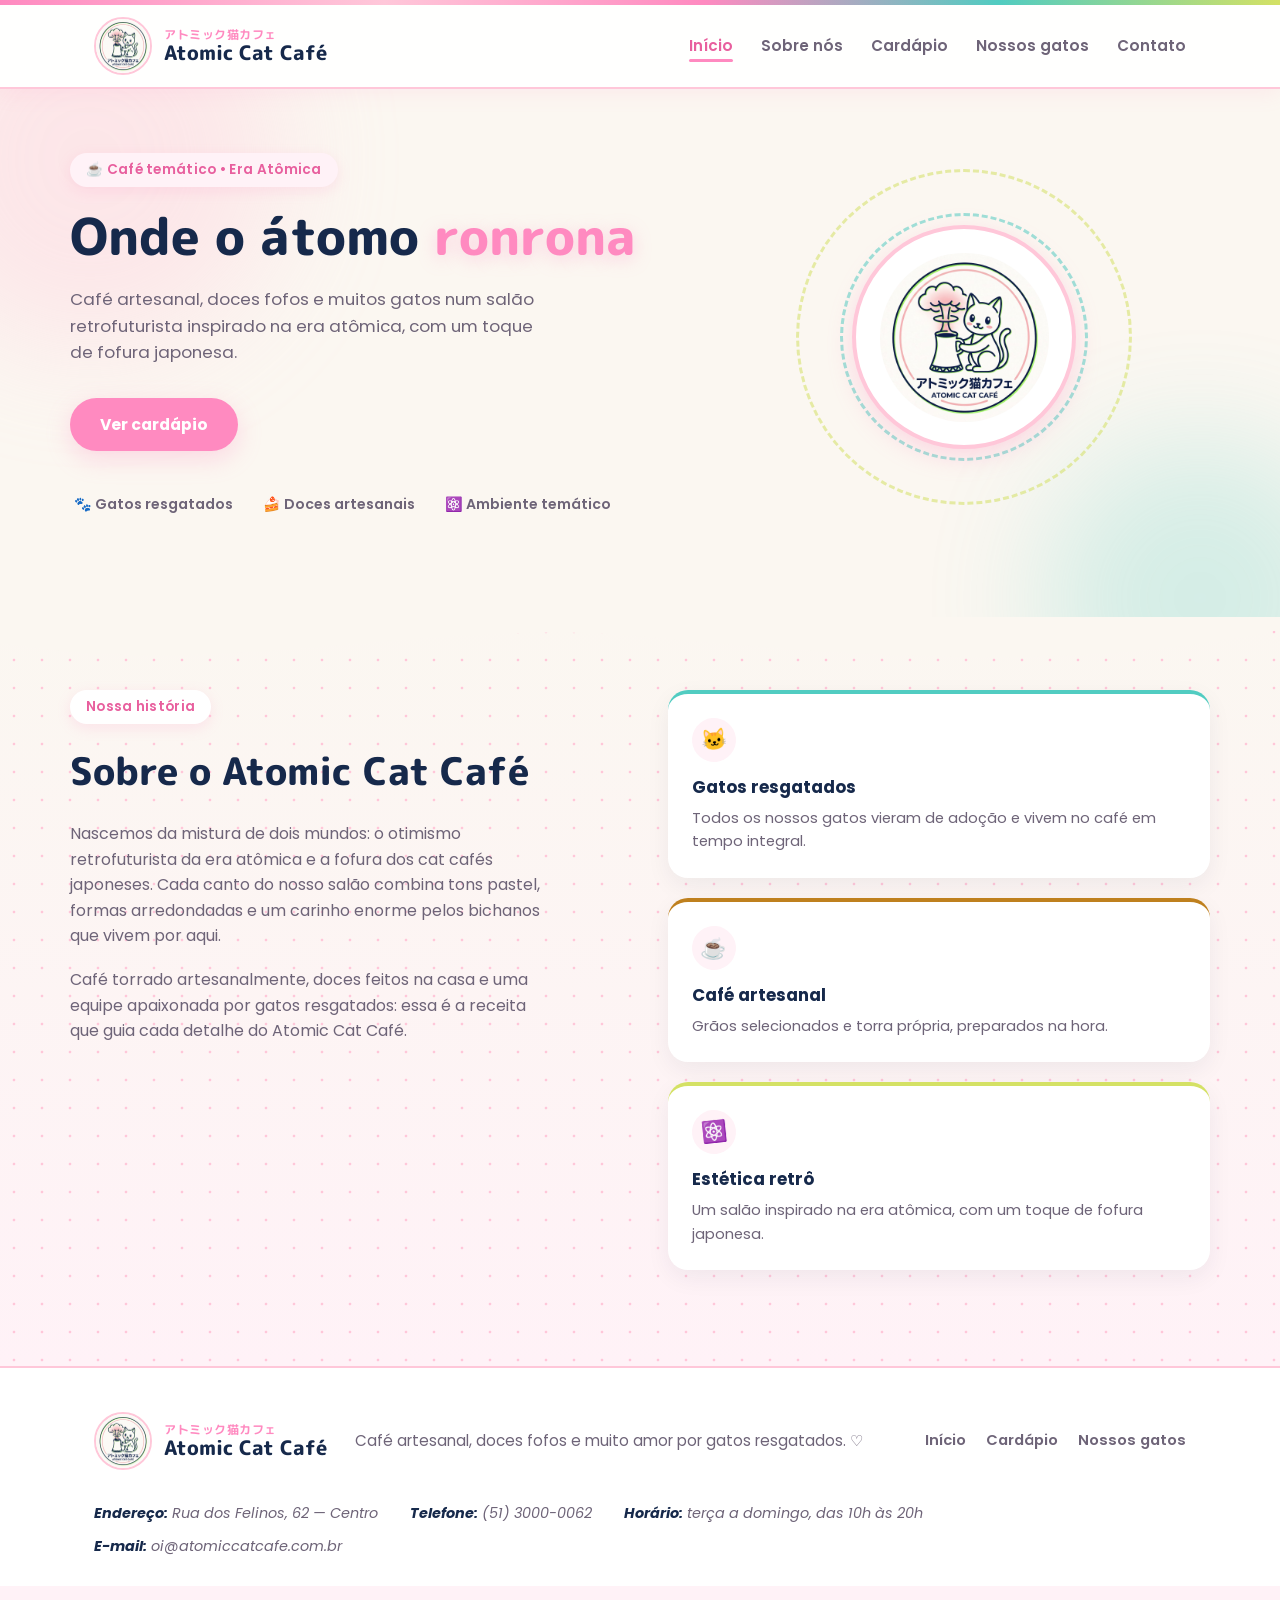
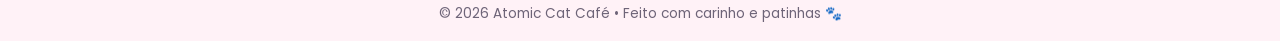
<file: index.html>
<!DOCTYPE html>
<html lang="pt-BR">
<head>
  <meta charset="UTF-8">
  <meta name="viewport" content="width=device-width, initial-scale=1.0">
  <title>Atomic Cat Café — アトミック猫カフェ</title>
  <meta name="description" content="Atomic Cat Café: cat café temático com café artesanal, doces fofos e muitos gatos.">

  <!-- Fontes -->
  <link rel="preconnect" href="https://fonts.googleapis.com">
  <link rel="preconnect" href="https://fonts.gstatic.com" crossorigin>
  <link href="https://fonts.googleapis.com/css2?family=M+PLUS+Rounded+1c:wght@400;700;800&family=Poppins:wght@400;500;600;700&display=swap" rel="stylesheet">

  <link rel="stylesheet" href="style.css">
</head>
<body>

  
  <!-- ============================================================= -->
  <!--  HEADER — igual nas tres paginas (style.css + script.js)      -->
  <!-- ============================================================= -->
  <header class="cabecalho" id="topo">

    <!-- faixinha decorativa do topo -->
    <div class="cabecalho__faixa" aria-hidden="true"></div>

    <div class="cabecalho__container">

      <!-- logo -->
      <a href="#inicio" class="logo">
        <img src="img/logo.png.jpeg" alt="Logotipo do Atomic Cat Café" class="logo__img">
        <span class="logo__texto">
          <span class="logo__jp">アトミック猫カフェ</span>
          <span class="logo__nome">Atomic Cat Café</span>
        </span>
      </a>

      <!-- botão do menu (aparece só no celular) -->
      <button class="hamburguer" id="btnMenu" type="button"
              aria-label="Abrir menu" aria-expanded="false" aria-controls="menu">
        <span></span><span></span><span></span>
      </button>

      <!-- navegação -->
      <nav class="nav" id="menu" aria-label="Menu principal">
        <ul class="nav__lista">
          <li><a href="#inicio" class="nav__link nav__link--ativo" aria-current="page">Início</a></li>
          <li><a href="#sobre" class="nav__link">Sobre nós</a></li>
          <li><a href="cardapio.html" class="nav__link">Cardápio</a></li>
          <li><a href="gatos.html" class="nav__link">Nossos gatos</a></li>
          <li><a href="#contato" class="nav__link">Contato</a></li>
        </ul>
      </nav>

    </div>
  </header>


  <!-- ============================================================= -->
  <!--  CAMADA 2 — MAIN / HERO — Cassio                              -->
  <!-- ============================================================= -->
  <main>
    <section id="inicio" class="hero">
      <div class="hero__mancha hero__mancha--rosa" aria-hidden="true"></div>
      <div class="hero__mancha hero__mancha--verde" aria-hidden="true"></div>

      <div class="hero__container">

        <div class="hero__texto hero__texto--entra">
          <span class="hero__etiqueta">☕ Café temático • Era Atômica</span>

          <h1 class="hero__titulo">
            Onde o átomo <span class="hero__titulo--destaque">ronrona</span>
          </h1>

          <p class="hero__subtitulo">
            Café artesanal, doces fofos e muitos gatos num salão
            retrofuturista inspirado na era atômica, com um toque de
            fofura japonesa.
          </p>

          <div class="hero__botoes">
            <a href="cardapio.html" class="botao botao--primario">Ver cardápio</a>
          </div>

          <ul class="hero__selos" aria-label="Destaques do café">
            <li>🐾 Gatos resgatados</li>
            <li>🍰 Doces artesanais</li>
            <li>⚛️ Ambiente temático</li>
          </ul>
        </div>

        <div class="hero__visual hero__visual--entra" aria-hidden="true">
          <div class="hero__anel hero__anel--verde"></div>
          <div class="hero__anel hero__anel--turquesa"></div>

          <span class="hero__pata hero__pata--1">🐾</span>
          <span class="hero__pata hero__pata--2">🐾</span>
          <span class="hero__pata hero__pata--3">🐾</span>
          <span class="hero__pata hero__pata--4">🐾</span>

          <div class="hero__cartao">
            <img src="img/logo.png.jpeg" alt="" class="hero__logo">
            <img src="img/garras.png" alt="" class="hero__garras">
          </div>
        </div>

      </div>
    </section>

    <!-- ============================================================= -->
    <!--  CAMADA 3 — SOBRE NÓS — Cassio                                -->
    <!-- ============================================================= -->
    <section id="sobre" class="sobre">
      <svg class="sobre__onda" viewBox="0 0 1440 80" preserveAspectRatio="none" aria-hidden="true">
        <path d="M0,32 C 240,80 480,0 720,24 C 960,48 1200,72 1440,16 L1440,0 L0,0 Z"></path>
      </svg>

      <div class="sobre__container">

        <div class="sobre__texto">
          <span class="sobre__etiqueta">Nossa história</span>
          <h2 class="sobre__titulo">Sobre o Atomic Cat Café</h2>

          <p class="sobre__paragrafo">
            Nascemos da mistura de dois mundos: o otimismo retrofuturista
            da era atômica e a fofura dos cat cafés japoneses. Cada canto
            do nosso salão combina tons pastel, formas arredondadas e um
            carinho enorme pelos bichanos que vivem por aqui.
          </p>

          <p class="sobre__paragrafo">
            Café torrado artesanalmente, doces feitos na casa e uma
            equipe apaixonada por gatos resgatados: essa é a receita que
            guia cada detalhe do Atomic Cat Café.
          </p>
        </div>

        <ul class="sobre__cards">
          <li class="sobre__card sobre__card--turquesa">
            <span class="sobre__icone" aria-hidden="true">🐱</span>
            <strong>Gatos resgatados</strong>
            <p>Todos os nossos gatos vieram de adoção e vivem no café em tempo integral.</p>
          </li>
          <li class="sobre__card sobre__card--ouro">
            <span class="sobre__icone" aria-hidden="true">☕</span>
            <strong>Café artesanal</strong>
            <p>Grãos selecionados e torra própria, preparados na hora.</p>
          </li>
          <li class="sobre__card sobre__card--verde">
            <span class="sobre__icone" aria-hidden="true">⚛️</span>
            <strong>Estética retrô</strong>
            <p>Um salão inspirado na era atômica, com um toque de fofura japonesa.</p>
          </li>
        </ul>

      </div>
    </section>
  </main>

  <!-- ============================================================= -->
  <!--  RODAPÉ — igual nas tres paginas; leva o id="contato"         -->
  <!-- ============================================================= -->
  <footer class="rodape" id="contato">
    <div class="rodape__container">

      <a href="index.html" class="logo">
        <img src="img/logo.png.jpeg" alt="Logotipo do Atomic Cat Café" class="logo__img">
        <span class="logo__texto">
          <span class="logo__jp">アトミック猫カフェ</span>
          <span class="logo__nome">Atomic Cat Café</span>
        </span>
      </a>

      <p class="rodape__texto">
        Café artesanal, doces fofos e muito amor por gatos resgatados. ♡
      </p>

      <nav class="rodape__links" aria-label="Links do rodapé">
        <a href="index.html" class="rodape__link">Início</a>
        <a href="cardapio.html" class="rodape__link">Cardápio</a>
        <a href="gatos.html" class="rodape__link">Nossos gatos</a>
      </nav>

    </div>

    <address class="rodape__contato">
      <span><strong>Endereço:</strong> Rua dos Felinos, 62 — Centro</span>
      <span><strong>Telefone:</strong> (51) 3000-0062</span>
      <span><strong>Horário:</strong> terça a domingo, das 10h às 20h</span>
      <span><strong>E-mail:</strong> oi@atomiccatcafe.com.br</span>
    </address>

    <p class="rodape__final">© 2026 Atomic Cat Café • Feito com carinho e patinhas 🐾</p>
  </footer>

  <script src="script.js"></script>
</body>
</html>
</file>
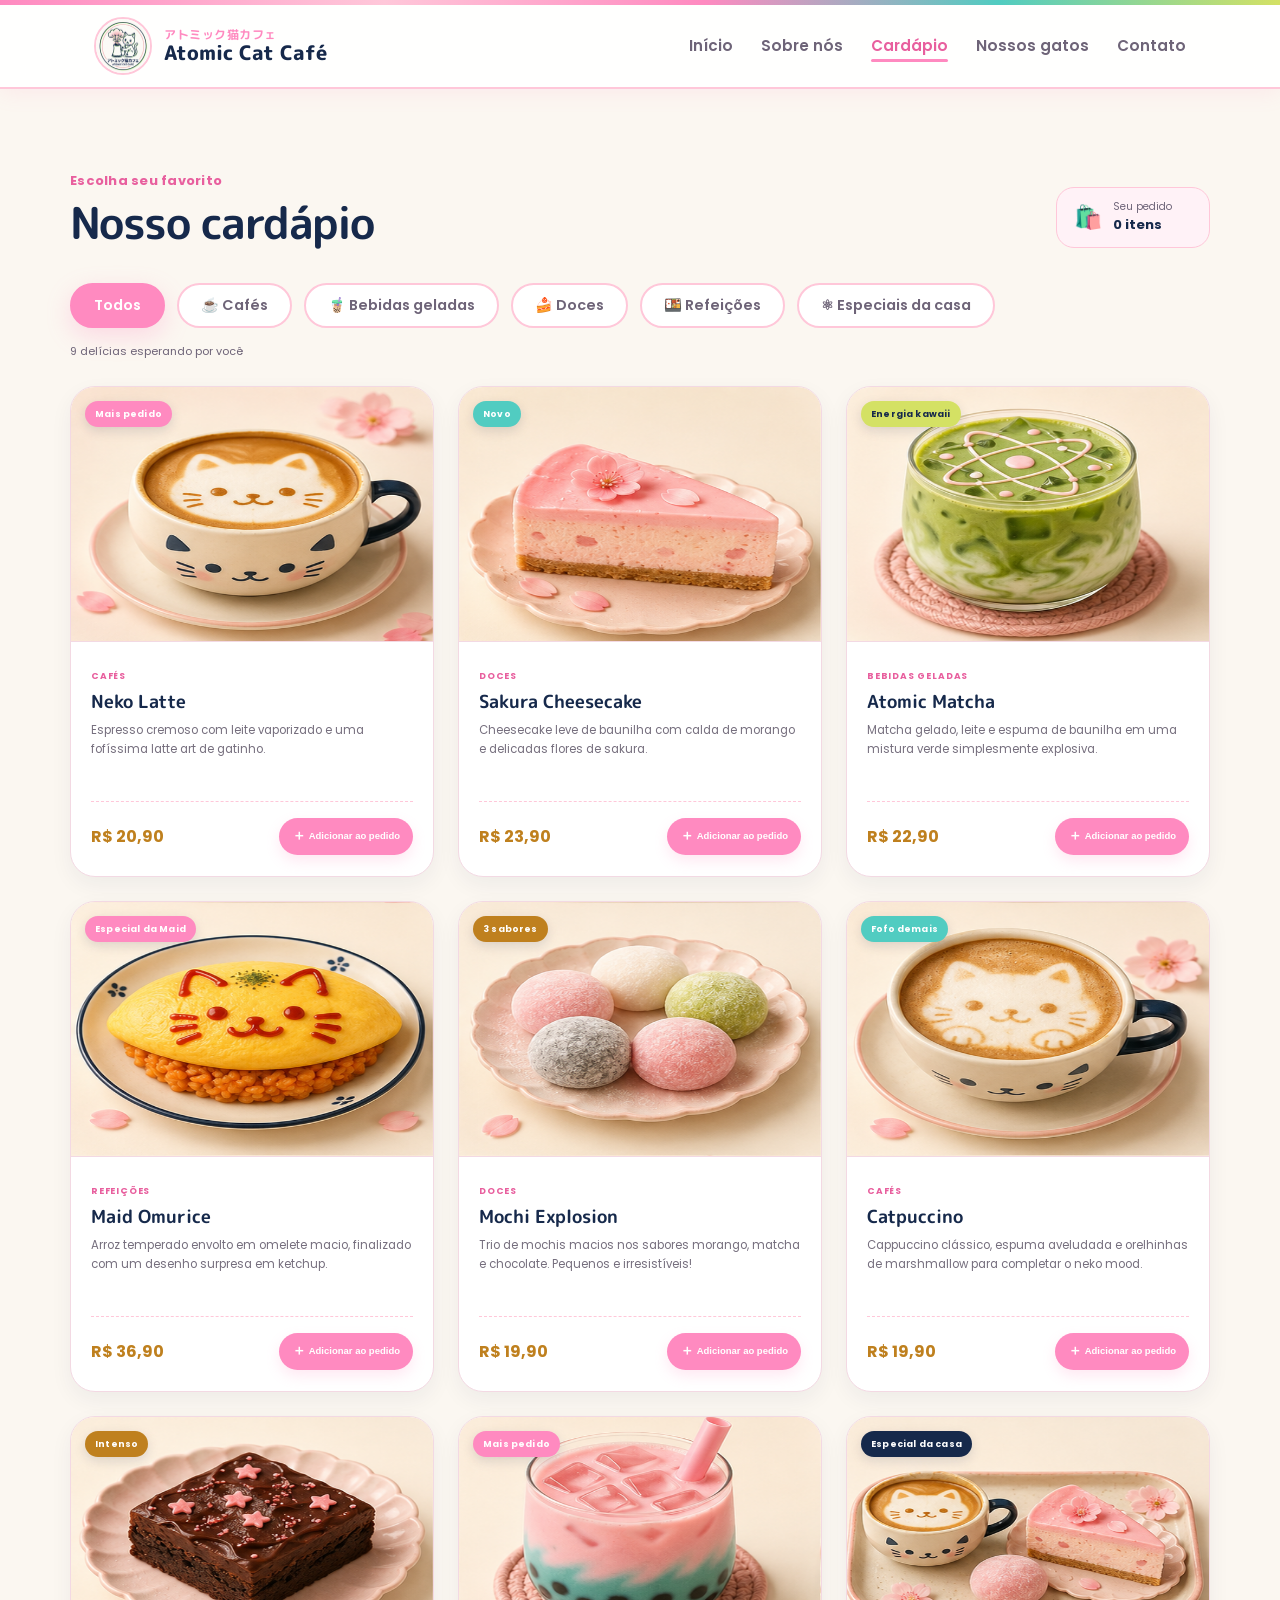
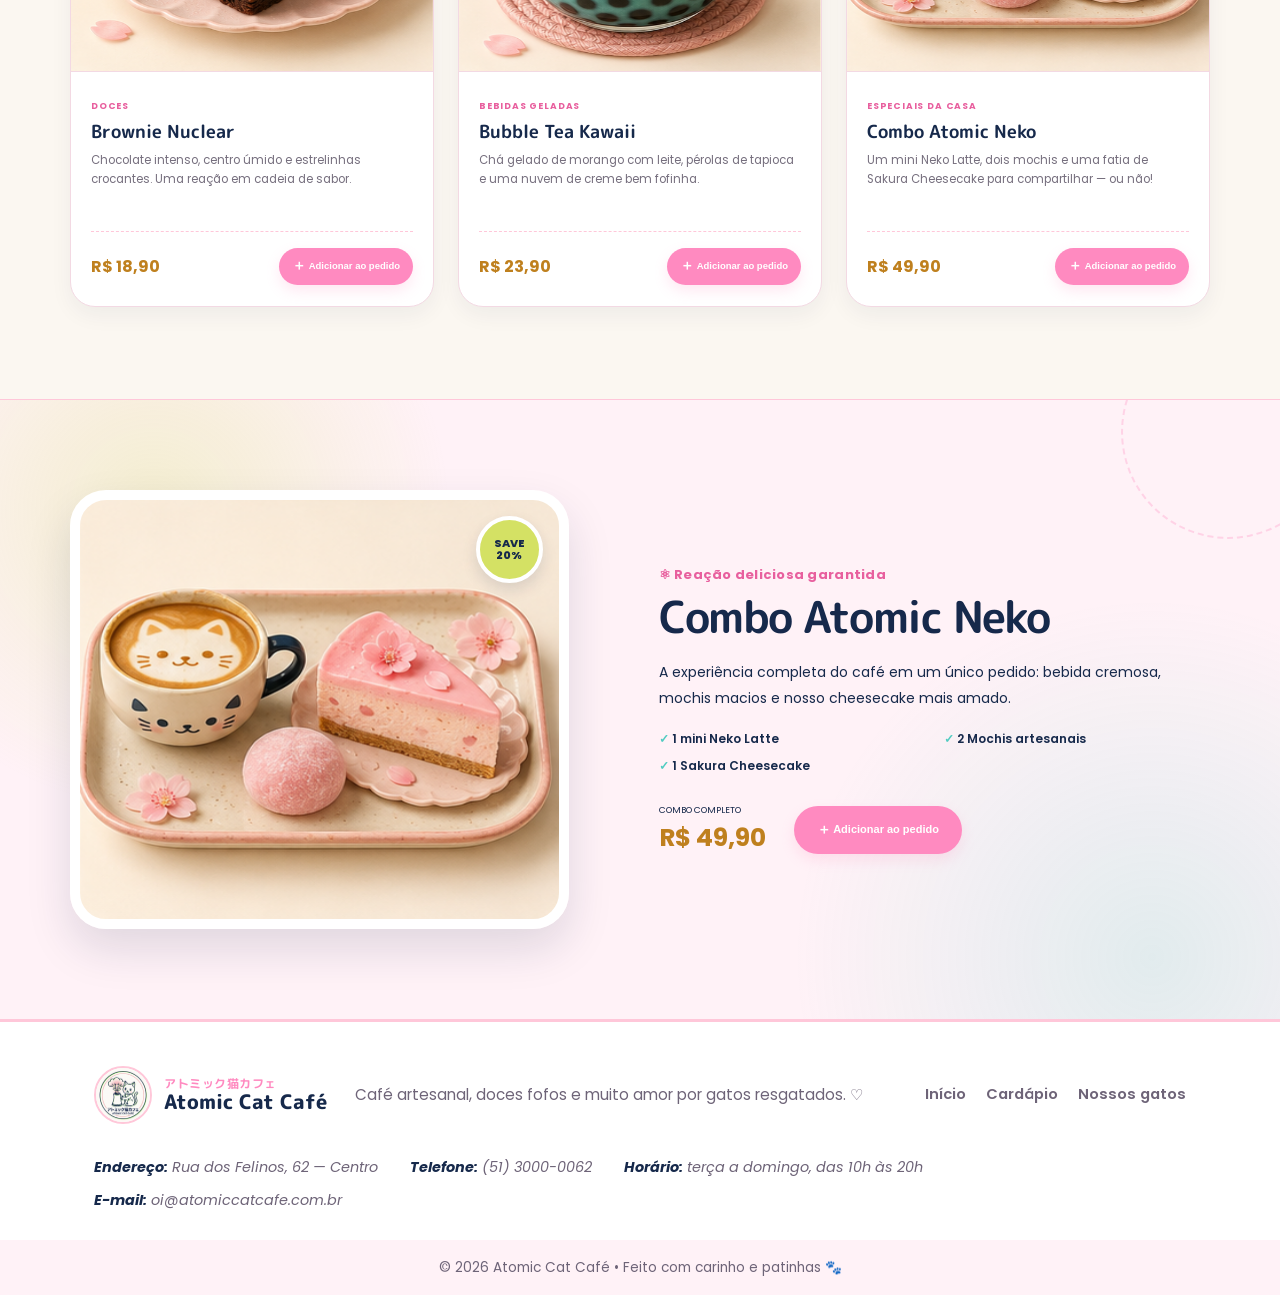
<file: cardapio.html>
<!DOCTYPE html>
<html lang="pt-BR">
<head>
  <meta charset="UTF-8">
  <meta name="viewport" content="width=device-width, initial-scale=1.0">
  <meta name="description" content="Conheça o cardápio artesanal e temático do Atomic Cat Café.">
  <title>Cardápio — Atomic Cat Café</title>
  <!-- Fontes -->
  <link rel="preconnect" href="https://fonts.googleapis.com">
  <link rel="preconnect" href="https://fonts.gstatic.com" crossorigin>
  <link href="https://fonts.googleapis.com/css2?family=M+PLUS+Rounded+1c:wght@400;700;800&family=Poppins:wght@400;500;600;700&display=swap" rel="stylesheet">

  <!-- base compartilhada (variaveis, reset, header, botoes, filtros, rodape) -->
  <link rel="stylesheet" href="style.css">
  <!-- estilos exclusivos desta pagina -->
  <link rel="stylesheet" href="cardapio.css">
</head>
<body>
  <!-- ============================================================= -->
  <!--  HEADER — igual nas tres paginas (style.css + script.js)      -->
  <!-- ============================================================= -->
  <header class="cabecalho" id="topo">

    <!-- faixinha decorativa do topo -->
    <div class="cabecalho__faixa" aria-hidden="true"></div>

    <div class="cabecalho__container">

      <!-- logo -->
      <a href="index.html" class="logo">
        <img src="img/logo.png.jpeg" alt="Logotipo do Atomic Cat Café" class="logo__img">
        <span class="logo__texto">
          <span class="logo__jp">アトミック猫カフェ</span>
          <span class="logo__nome">Atomic Cat Café</span>
        </span>
      </a>

      <!-- botão do menu (aparece só no celular) -->
      <button class="hamburguer" id="btnMenu" type="button"
              aria-label="Abrir menu" aria-expanded="false" aria-controls="menu">
        <span></span><span></span><span></span>
      </button>

      <!-- navegação -->
      <nav class="nav" id="menu" aria-label="Menu principal">
        <ul class="nav__lista">
          <li><a href="index.html#inicio" class="nav__link">Início</a></li>
          <li><a href="index.html#sobre" class="nav__link">Sobre nós</a></li>
          <li><a href="cardapio.html" class="nav__link nav__link--ativo" aria-current="page">Cardápio</a></li>
          <li><a href="gatos.html" class="nav__link">Nossos gatos</a></li>
          <li><a href="#contato" class="nav__link">Contato</a></li>
        </ul>
      </nav>

    </div>
  </header>

  <main>
    <section class="secao-cardapio" aria-labelledby="titulo-produtos">
      <div class="container">
        <div class="cabecalho-secao">
          <div>
            <span class="sobretitulo">Escolha seu favorito</span>
            <h2 id="titulo-produtos">Nosso cardápio</h2>
          </div>
          <div class="contador-pedido" aria-live="polite">
            <span aria-hidden="true">🛍️</span>
            <div>
              <small>Seu pedido</small>
              <strong><span id="quantidade-itens">0</span> <span id="rotulo-itens">itens</span></strong>
            </div>
          </div>
        </div>

        <div class="filtros" role="group" aria-label="Filtrar produtos por categoria">
          <button class="filtro filtro--ativo" type="button" data-categoria="todos">Todos</button>
          <button class="filtro" type="button" data-categoria="cafes">☕ Cafés</button>
          <button class="filtro" type="button" data-categoria="geladas">🧋 Bebidas geladas</button>
          <button class="filtro" type="button" data-categoria="doces">🍰 Doces</button>
          <button class="filtro" type="button" data-categoria="refeicoes">🍱 Refeições</button>
          <button class="filtro" type="button" data-categoria="especiais">⚛ Especiais da casa</button>
        </div>

        <p class="resultado-filtro" id="resultado-filtro" aria-live="polite">9 delícias esperando por você</p>

        <div class="grade-produtos" id="grade-produtos">
          <article class="card-produto" data-categoria="cafes">
            <div class="imagem-produto produto-1" role="img" aria-label="Neko Latte com arte de gatinho">
              <span class="etiqueta etiqueta-rosa">Mais pedido</span>
            </div>
            <div class="conteudo-produto">
              <span class="categoria-produto">Cafés</span>
              <h3>Neko Latte</h3>
              <p>Espresso cremoso com leite vaporizado e uma fofíssima latte art de gatinho.</p>
              <div class="rodape-produto">
                <strong class="preco">R$ 20,90</strong>
                <button class="adicionar" type="button" data-produto="Neko Latte"><span>＋</span> Adicionar ao pedido</button>
              </div>
            </div>
          </article>

          <article class="card-produto" data-categoria="doces">
            <div class="imagem-produto produto-2" role="img" aria-label="Fatia de cheesecake de sakura">
              <span class="etiqueta etiqueta-verde">Novo</span>
            </div>
            <div class="conteudo-produto">
              <span class="categoria-produto">Doces</span>
              <h3>Sakura Cheesecake</h3>
              <p>Cheesecake leve de baunilha com calda de morango e delicadas flores de sakura.</p>
              <div class="rodape-produto">
                <strong class="preco">R$ 23,90</strong>
                <button class="adicionar" type="button" data-produto="Sakura Cheesecake"><span>＋</span> Adicionar ao pedido</button>
              </div>
            </div>
          </article>

          <article class="card-produto" data-categoria="geladas">
            <div class="imagem-produto produto-3" role="img" aria-label="Atomic Matcha gelado">
              <span class="etiqueta etiqueta-lima">Energia kawaii</span>
            </div>
            <div class="conteudo-produto">
              <span class="categoria-produto">Bebidas geladas</span>
              <h3>Atomic Matcha</h3>
              <p>Matcha gelado, leite e espuma de baunilha em uma mistura verde simplesmente explosiva.</p>
              <div class="rodape-produto">
                <strong class="preco">R$ 22,90</strong>
                <button class="adicionar" type="button" data-produto="Atomic Matcha"><span>＋</span> Adicionar ao pedido</button>
              </div>
            </div>
          </article>

          <article class="card-produto" data-categoria="refeicoes">
            <div class="imagem-produto produto-4" role="img" aria-label="Maid Omurice decorado como gatinho">
              <span class="etiqueta etiqueta-rosa">Especial da Maid</span>
            </div>
            <div class="conteudo-produto">
              <span class="categoria-produto">Refeições</span>
              <h3>Maid Omurice</h3>
              <p>Arroz temperado envolto em omelete macio, finalizado com um desenho surpresa em ketchup.</p>
              <div class="rodape-produto">
                <strong class="preco">R$ 36,90</strong>
                <button class="adicionar" type="button" data-produto="Maid Omurice"><span>＋</span> Adicionar ao pedido</button>
              </div>
            </div>
          </article>

          <article class="card-produto" data-categoria="doces">
            <div class="imagem-produto produto-5" role="img" aria-label="Mochis coloridos">
              <span class="etiqueta etiqueta-dourada">3 sabores</span>
            </div>
            <div class="conteudo-produto">
              <span class="categoria-produto">Doces</span>
              <h3>Mochi Explosion</h3>
              <p>Trio de mochis macios nos sabores morango, matcha e chocolate. Pequenos e irresistíveis!</p>
              <div class="rodape-produto">
                <strong class="preco">R$ 19,90</strong>
                <button class="adicionar" type="button" data-produto="Mochi Explosion"><span>＋</span> Adicionar ao pedido</button>
              </div>
            </div>
          </article>

          <article class="card-produto" data-categoria="cafes">
            <div class="imagem-produto produto-6" role="img" aria-label="Catpuccino com espuma de gato">
              <span class="etiqueta etiqueta-verde">Fofo demais</span>
            </div>
            <div class="conteudo-produto">
              <span class="categoria-produto">Cafés</span>
              <h3>Catpuccino</h3>
              <p>Cappuccino clássico, espuma aveludada e orelhinhas de marshmallow para completar o neko mood.</p>
              <div class="rodape-produto">
                <strong class="preco">R$ 19,90</strong>
                <button class="adicionar" type="button" data-produto="Catpuccino"><span>＋</span> Adicionar ao pedido</button>
              </div>
            </div>
          </article>

          <article class="card-produto" data-categoria="doces">
            <div class="imagem-produto produto-7" role="img" aria-label="Brownie de chocolate com estrelas rosas">
              <span class="etiqueta etiqueta-dourada">Intenso</span>
            </div>
            <div class="conteudo-produto">
              <span class="categoria-produto">Doces</span>
              <h3>Brownie Nuclear</h3>
              <p>Chocolate intenso, centro úmido e estrelinhas crocantes. Uma reação em cadeia de sabor.</p>
              <div class="rodape-produto">
                <strong class="preco">R$ 18,90</strong>
                <button class="adicionar" type="button" data-produto="Brownie Nuclear"><span>＋</span> Adicionar ao pedido</button>
              </div>
            </div>
          </article>

          <article class="card-produto" data-categoria="geladas">
            <div class="imagem-produto produto-8" role="img" aria-label="Bubble tea rosa e verde-azulado">
              <span class="etiqueta etiqueta-rosa">Mais pedido</span>
            </div>
            <div class="conteudo-produto">
              <span class="categoria-produto">Bebidas geladas</span>
              <h3>Bubble Tea Kawaii</h3>
              <p>Chá gelado de morango com leite, pérolas de tapioca e uma nuvem de creme bem fofinha.</p>
              <div class="rodape-produto">
                <strong class="preco">R$ 23,90</strong>
                <button class="adicionar" type="button" data-produto="Bubble Tea Kawaii"><span>＋</span> Adicionar ao pedido</button>
              </div>
            </div>
          </article>

          <article class="card-produto card-combo" data-categoria="especiais">
            <div class="imagem-produto produto-9" role="img" aria-label="Combo Atomic Neko com bebida e doces">
              <span class="etiqueta etiqueta-azul">Especial da casa</span>
            </div>
            <div class="conteudo-produto">
              <span class="categoria-produto">Especiais da casa</span>
              <h3>Combo Atomic Neko</h3>
              <p>Um mini Neko Latte, dois mochis e uma fatia de Sakura Cheesecake para compartilhar — ou não!</p>
              <div class="rodape-produto">
                <strong class="preco">R$ 49,90</strong>
                <button class="adicionar" type="button" data-produto="Combo Atomic Neko"><span>＋</span> Adicionar ao pedido</button>
              </div>
            </div>
          </article>
        </div>
      </div>
    </section>

    <section class="destaque-combo" aria-labelledby="titulo-combo">
      <div class="container combo-conteudo">
        <div class="combo-imagem produto-9" role="img" aria-label="Combo Atomic Neko completo">
          <span class="selo-combo">SAVE<br>20%</span>
        </div>
        <div class="combo-texto">
          <span class="sobretitulo">⚛ Reação deliciosa garantida</span>
          <h2 id="titulo-combo">Combo Atomic Neko</h2>
          <p>A experiência completa do café em um único pedido: bebida cremosa, mochis macios e nosso cheesecake mais amado.</p>
          <ul>
            <li>✓ 1 mini Neko Latte</li>
            <li>✓ 2 Mochis artesanais</li>
            <li>✓ 1 Sakura Cheesecake</li>
          </ul>
          <div class="acao-combo">
            <div class="preco-combo"><small>combo completo</small><strong>R$ 49,90</strong></div>
            <button class="botao adicionar" type="button" data-produto="Combo Atomic Neko"><span>＋</span> Adicionar ao pedido</button>
          </div>
        </div>
      </div>
    </section>
  </main>

  <!-- ============================================================= -->
  <!--  RODAPÉ — igual nas tres paginas; leva o id="contato"         -->
  <!-- ============================================================= -->
  <footer class="rodape" id="contato">
    <div class="rodape__container">

      <a href="index.html" class="logo">
        <img src="img/logo.png.jpeg" alt="Logotipo do Atomic Cat Café" class="logo__img">
        <span class="logo__texto">
          <span class="logo__jp">アトミック猫カフェ</span>
          <span class="logo__nome">Atomic Cat Café</span>
        </span>
      </a>

      <p class="rodape__texto">
        Café artesanal, doces fofos e muito amor por gatos resgatados. ♡
      </p>

      <nav class="rodape__links" aria-label="Links do rodapé">
        <a href="index.html" class="rodape__link">Início</a>
        <a href="cardapio.html" class="rodape__link">Cardápio</a>
        <a href="gatos.html" class="rodape__link">Nossos gatos</a>
      </nav>

    </div>

    <address class="rodape__contato">
      <span><strong>Endereço:</strong> Rua dos Felinos, 62 — Centro</span>
      <span><strong>Telefone:</strong> (51) 3000-0062</span>
      <span><strong>Horário:</strong> terça a domingo, das 10h às 20h</span>
      <span><strong>E-mail:</strong> oi@atomiccatcafe.com.br</span>
    </address>

    <p class="rodape__final">© 2026 Atomic Cat Café • Feito com carinho e patinhas 🐾</p>
  </footer>

  <div class="aviso" id="aviso" role="status" aria-live="polite"></div>
  <!-- menu do header (compartilhado) -->
  <script src="script.js"></script>
  <!-- interacoes desta pagina -->
  <script src="cardapio.js"></script>
</body>
</html>
</file>
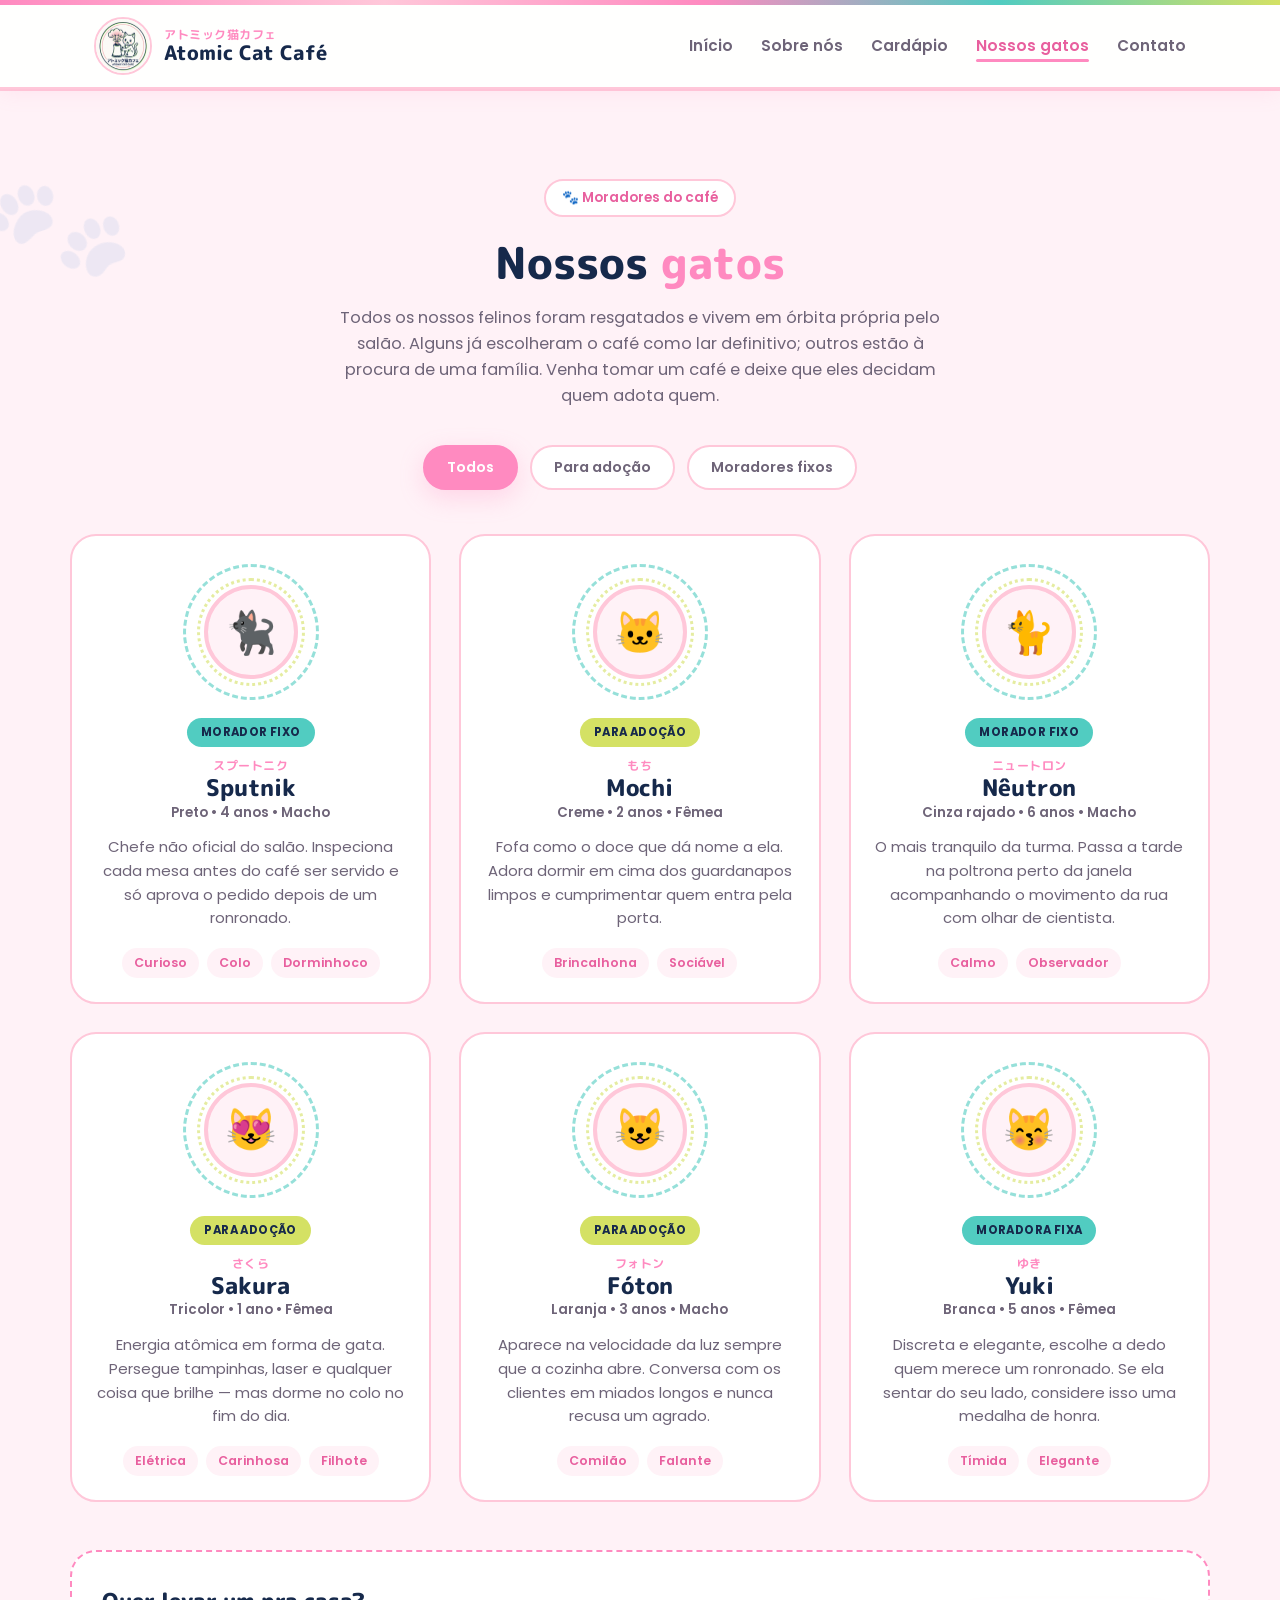
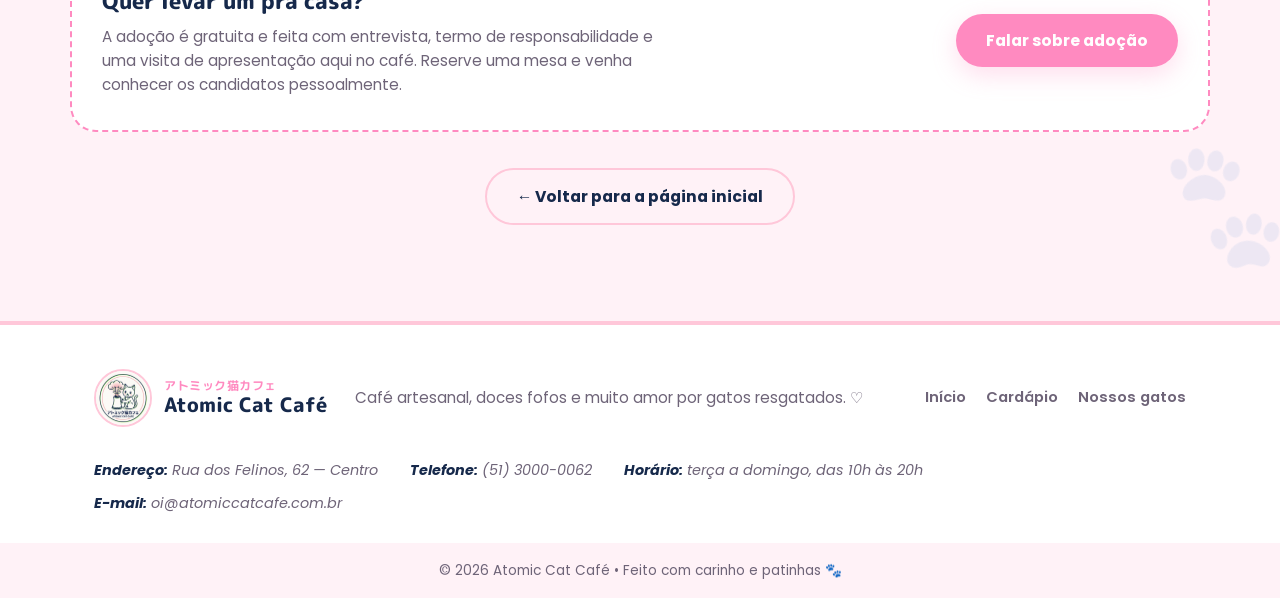
<file: gatos.html>
<!DOCTYPE html>
<html lang="pt-BR">
<head>
  <meta charset="UTF-8">
  <meta name="viewport" content="width=device-width, initial-scale=1.0">
  <title>Nossos gatos — Atomic Cat Café</title>
  <meta name="description" content="Conheça os gatos do Atomic Cat Café: moradores fixos e felinos resgatados disponíveis para adoção.">

  <!-- Fontes -->
  <link rel="preconnect" href="https://fonts.googleapis.com">
  <link rel="preconnect" href="https://fonts.gstatic.com" crossorigin>
  <link href="https://fonts.googleapis.com/css2?family=M+PLUS+Rounded+1c:wght@400;700;800&family=Poppins:wght@400;500;600;700&display=swap" rel="stylesheet">

  <!-- base compartilhada (variaveis, reset, header, botoes) -->
  <link rel="stylesheet" href="style.css">
  <!-- estilos exclusivos desta pagina -->
  <link rel="stylesheet" href="gatos.css">
</head>
<body>

  <!-- ============================================================= -->
  <!--  HEADER — igual nas tres paginas (style.css + script.js)      -->
  <!-- ============================================================= -->
  <header class="cabecalho" id="topo">

    <!-- faixinha decorativa do topo -->
    <div class="cabecalho__faixa" aria-hidden="true"></div>

    <div class="cabecalho__container">

      <!-- logo -->
      <a href="index.html" class="logo">
        <img src="img/logo.png.jpeg" alt="Logotipo do Atomic Cat Café" class="logo__img">
        <span class="logo__texto">
          <span class="logo__jp">アトミック猫カフェ</span>
          <span class="logo__nome">Atomic Cat Café</span>
        </span>
      </a>

      <!-- botão do menu (aparece só no celular) -->
      <button class="hamburguer" id="btnMenu" type="button"
              aria-label="Abrir menu" aria-expanded="false" aria-controls="menu">
        <span></span><span></span><span></span>
      </button>

      <!-- navegação -->
      <nav class="nav" id="menu" aria-label="Menu principal">
        <ul class="nav__lista">
          <li><a href="index.html#inicio" class="nav__link">Início</a></li>
          <li><a href="index.html#sobre" class="nav__link">Sobre nós</a></li>
          <li><a href="cardapio.html" class="nav__link">Cardápio</a></li>
          <li><a href="gatos.html" class="nav__link nav__link--ativo" aria-current="page">Nossos gatos</a></li>
          <li><a href="#contato" class="nav__link">Contato</a></li>
        </ul>
      </nav>

    </div>
  </header>


  <!-- ============================================================= -->
  <!--  CAMADA 3 — NOSSOS GATOS — Victor                             -->
  <!-- ============================================================= -->
  <main>
    <section id="gatos" class="gatos">
      <div class="gatos__container">

        <div class="gatos__cabecalho">
          <span class="gatos__etiqueta">🐾 Moradores do café</span>

          <h1 class="gatos__titulo">
            Nossos <span class="gatos__titulo--destaque">gatos</span>
          </h1>

          <p class="gatos__subtitulo">
            Todos os nossos felinos foram resgatados e vivem em órbita própria
            pelo salão. Alguns já escolheram o café como lar definitivo; outros
            estão à procura de uma família. Venha tomar um café e deixe que eles
            decidam quem adota quem.
          </p>
        </div>

        <!-- filtros -->
        <div class="filtros gatos__filtros" role="group" aria-label="Filtrar gatos">
          <button type="button" class="filtro filtro--ativo" data-filtro="todos"   aria-pressed="true">Todos</button>
          <button type="button" class="filtro"               data-filtro="adocao"  aria-pressed="false">Para adoção</button>
          <button type="button" class="filtro"               data-filtro="morador" aria-pressed="false">Moradores fixos</button>
        </div>

        <!-- grade de gatinhos -->
        <div class="gatos__grade">

          <!-- Para usar fotos reais, troque a div .gato__avatar por:
               <img src="img/gato-sputnik.jpg" alt="Gato Sputnik" class="gato__avatar"> -->

          <article class="gato" data-status="morador">
            <div class="gato__figura">
              <span class="gato__anel" aria-hidden="true"></span>
              <span class="gato__anel gato__anel--interno" aria-hidden="true"></span>
              <div class="gato__avatar" role="img" aria-label="Ilustração do gato Sputnik">🐈‍⬛</div>
            </div>
            <span class="gato__selo gato__selo--morador">Morador fixo</span>
            <h2 class="gato__nome">
              <span class="gato__jp">スプートニク</span>
              Sputnik
            </h2>
            <p class="gato__meta">Preto • 4 anos • Macho</p>
            <p class="gato__texto">
              Chefe não oficial do salão. Inspeciona cada mesa antes do café ser
              servido e só aprova o pedido depois de um ronronado.
            </p>
            <ul class="gato__tags">
              <li class="gato__tag">Curioso</li>
              <li class="gato__tag">Colo</li>
              <li class="gato__tag">Dorminhoco</li>
            </ul>
          </article>

          <article class="gato" data-status="adocao">
            <div class="gato__figura">
              <span class="gato__anel" aria-hidden="true"></span>
              <span class="gato__anel gato__anel--interno" aria-hidden="true"></span>
              <div class="gato__avatar" role="img" aria-label="Ilustração da gata Mochi">🐱</div>
            </div>
            <span class="gato__selo gato__selo--adocao">Para adoção</span>
            <h2 class="gato__nome">
              <span class="gato__jp">もち</span>
              Mochi
            </h2>
            <p class="gato__meta">Creme • 2 anos • Fêmea</p>
            <p class="gato__texto">
              Fofa como o doce que dá nome a ela. Adora dormir em cima dos
              guardanapos limpos e cumprimentar quem entra pela porta.
            </p>
            <ul class="gato__tags">
              <li class="gato__tag">Brincalhona</li>
              <li class="gato__tag">Sociável</li>
            </ul>
          </article>

          <article class="gato" data-status="morador">
            <div class="gato__figura">
              <span class="gato__anel" aria-hidden="true"></span>
              <span class="gato__anel gato__anel--interno" aria-hidden="true"></span>
              <div class="gato__avatar" role="img" aria-label="Ilustração do gato Nêutron">🐈</div>
            </div>
            <span class="gato__selo gato__selo--morador">Morador fixo</span>
            <h2 class="gato__nome">
              <span class="gato__jp">ニュートロン</span>
              Nêutron
            </h2>
            <p class="gato__meta">Cinza rajado • 6 anos • Macho</p>
            <p class="gato__texto">
              O mais tranquilo da turma. Passa a tarde na poltrona perto da
              janela acompanhando o movimento da rua com olhar de cientista.
            </p>
            <ul class="gato__tags">
              <li class="gato__tag">Calmo</li>
              <li class="gato__tag">Observador</li>
            </ul>
          </article>

          <article class="gato" data-status="adocao">
            <div class="gato__figura">
              <span class="gato__anel" aria-hidden="true"></span>
              <span class="gato__anel gato__anel--interno" aria-hidden="true"></span>
              <div class="gato__avatar" role="img" aria-label="Ilustração da gata Sakura">😻</div>
            </div>
            <span class="gato__selo gato__selo--adocao">Para adoção</span>
            <h2 class="gato__nome">
              <span class="gato__jp">さくら</span>
              Sakura
            </h2>
            <p class="gato__meta">Tricolor • 1 ano • Fêmea</p>
            <p class="gato__texto">
              Energia atômica em forma de gata. Persegue tampinhas, laser e
              qualquer coisa que brilhe — mas dorme no colo no fim do dia.
            </p>
            <ul class="gato__tags">
              <li class="gato__tag">Elétrica</li>
              <li class="gato__tag">Carinhosa</li>
              <li class="gato__tag">Filhote</li>
            </ul>
          </article>

          <article class="gato" data-status="adocao">
            <div class="gato__figura">
              <span class="gato__anel" aria-hidden="true"></span>
              <span class="gato__anel gato__anel--interno" aria-hidden="true"></span>
              <div class="gato__avatar" role="img" aria-label="Ilustração do gato Fóton">😺</div>
            </div>
            <span class="gato__selo gato__selo--adocao">Para adoção</span>
            <h2 class="gato__nome">
              <span class="gato__jp">フォトン</span>
              Fóton
            </h2>
            <p class="gato__meta">Laranja • 3 anos • Macho</p>
            <p class="gato__texto">
              Aparece na velocidade da luz sempre que a cozinha abre. Conversa
              com os clientes em miados longos e nunca recusa um agrado.
            </p>
            <ul class="gato__tags">
              <li class="gato__tag">Comilão</li>
              <li class="gato__tag">Falante</li>
            </ul>
          </article>

          <article class="gato" data-status="morador">
            <div class="gato__figura">
              <span class="gato__anel" aria-hidden="true"></span>
              <span class="gato__anel gato__anel--interno" aria-hidden="true"></span>
              <div class="gato__avatar" role="img" aria-label="Ilustração da gata Yuki">😽</div>
            </div>
            <span class="gato__selo gato__selo--morador">Moradora fixa</span>
            <h2 class="gato__nome">
              <span class="gato__jp">ゆき</span>
              Yuki
            </h2>
            <p class="gato__meta">Branca • 5 anos • Fêmea</p>
            <p class="gato__texto">
              Discreta e elegante, escolhe a dedo quem merece um ronronado.
              Se ela sentar do seu lado, considere isso uma medalha de honra.
            </p>
            <ul class="gato__tags">
              <li class="gato__tag">Tímida</li>
              <li class="gato__tag">Elegante</li>
            </ul>
          </article>

        </div>

        <p class="gatos__vazio" id="gatosVazio" role="status">
          Nenhum gatinho nesta categoria no momento. 🐾
        </p>

        <!-- chamada final -->
        <div class="gatos__cta">
          <div>
            <h2 class="gatos__cta-titulo">Quer levar um pra casa?</h2>
            <p class="gatos__cta-texto">
              A adoção é gratuita e feita com entrevista, termo de responsabilidade
              e uma visita de apresentação aqui no café. Reserve uma mesa e venha
              conhecer os candidatos pessoalmente.
            </p>
          </div>
          <a href="#contato" class="botao botao--primario">Falar sobre adoção</a>
        </div>

        <p class="gatos__voltar">
          <a href="index.html" class="botao botao--secundario">← Voltar para a página inicial</a>
        </p>

      </div>
    </section>
  </main>

  <!-- ============================================================= -->
  <!--  RODAPÉ — igual nas tres paginas; leva o id="contato"         -->
  <!-- ============================================================= -->
  <footer class="rodape" id="contato">
    <div class="rodape__container">

      <a href="index.html" class="logo">
        <img src="img/logo.png.jpeg" alt="Logotipo do Atomic Cat Café" class="logo__img">
        <span class="logo__texto">
          <span class="logo__jp">アトミック猫カフェ</span>
          <span class="logo__nome">Atomic Cat Café</span>
        </span>
      </a>

      <p class="rodape__texto">
        Café artesanal, doces fofos e muito amor por gatos resgatados. ♡
      </p>

      <nav class="rodape__links" aria-label="Links do rodapé">
        <a href="index.html" class="rodape__link">Início</a>
        <a href="cardapio.html" class="rodape__link">Cardápio</a>
        <a href="gatos.html" class="rodape__link">Nossos gatos</a>
      </nav>

    </div>

    <address class="rodape__contato">
      <span><strong>Endereço:</strong> Rua dos Felinos, 62 — Centro</span>
      <span><strong>Telefone:</strong> (51) 3000-0062</span>
      <span><strong>Horário:</strong> terça a domingo, das 10h às 20h</span>
      <span><strong>E-mail:</strong> oi@atomiccatcafe.com.br</span>
    </address>

    <p class="rodape__final">© 2026 Atomic Cat Café • Feito com carinho e patinhas 🐾</p>
  </footer>

  <!-- menu do header (compartilhado) -->
  <script src="script.js"></script>
  <!-- filtros desta pagina -->
  <script src="gatos.js"></script>
</body>
</html>
</file>
<file: style.css>
/* ===================================================================
   ATOMIC CAT CAFÉ — style.css
   -------------------------------------------------------------------
   ÍNDICE
     0. Variáveis e reset ............ Cassio
     1. Header / menu ................ Cassio   <-- camada 1
     2. Main / hero .................. Cassio   <-- camada 2
     3. Sobre nós .................... Cassio   <-- camada 3
     4. Filtros (compartilhado) ...... Victor
     5. Rodapé (compartilhado) ....... Victor
   -------------------------------------------------------------------
   Este arquivo e a BASE de todas as paginas: variaveis, reset, header,
   botoes, filtros e rodape. Cada pagina carrega style.css primeiro e
   depois o seu proprio css (gatos.css, cardapio.css).
   =================================================================== */


/* ===================================================================
   0. VARIÁVEIS E RESET
   =================================================================== */

:root {
  /* rosas — cores principais da marca */
  --rosa:         #FF8AC0;
  --rosa-escuro:  #E85F9E;
  --rosa-claro:   #FFC7D9;
  --rosa-nevoa:   #FFF2F7;

  /* apoio */
  --navy:         #16294B;
  --creme:        #FBF7F1;
  --branco:       #FFFFFF;

  /* acentos (usar com moderação) */
  --verde:        #D4E164;
  --turquesa:     #51CCC1;
  --ouro:         #BF801E;

  /* texto */
  --texto:        #16294B;
  --texto-suave:  #6E6478;

  /* medidas */
  --largura:      1140px;
  --raio:         999px;
  --sombra-rosa:  0 8px 24px rgba(255, 138, 192, .28);
  --sombra:       0 14px 34px rgba(22, 41, 75, .08);
  --borda:        #F3D9E3;
}

* { margin: 0; padding: 0; box-sizing: border-box; }

/* largura padrao de conteudo, usada pelas secoes das paginas internas */
.container {
  width: min(100% - 40px, var(--largura));
  margin-inline: auto;
}

html { scroll-behavior: smooth; }

body {
  font-family: 'Poppins', 'Segoe UI', sans-serif;
  color: var(--texto);
  background: var(--creme);
  line-height: 1.6;
}

img { max-width: 100%; display: block; }

a { text-decoration: none; color: inherit; }

ul { list-style: none; }

/* foco visivel padrao em toda a navegacao por teclado */
:focus-visible {
  outline: 3px solid rgba(81, 204, 193, .55);
  outline-offset: 3px;
}

/* respeita quem pediu menos animacao no sistema */
@media (prefers-reduced-motion: reduce) {
  *,
  *::before,
  *::after {
    scroll-behavior: auto !important;
    animation-duration: .01ms !important;
    animation-iteration-count: 1 !important;
    transition-duration: .01ms !important;
  }
}


/* ===================================================================
   1. HEADER / MENU
   =================================================================== */

.cabecalho {
  position: sticky;
  top: 0;
  z-index: 100;
  background: rgba(255, 255, 255, .93);
  backdrop-filter: blur(12px);
  border-bottom: 2px solid var(--rosa-claro);
  box-shadow: 0 4px 20px rgba(255, 138, 192, .12);
}

/* faixinha colorida bem no topo */
.cabecalho__faixa {
  height: 5px;
  background: linear-gradient(
    90deg,
    var(--rosa) 0%,
    var(--rosa-claro) 30%,
    var(--rosa) 55%,
    var(--turquesa) 78%,
    var(--verde) 100%
  );
}

.cabecalho__container {
  max-width: var(--largura);
  margin: 0 auto;
  padding: 12px 24px;
  display: flex;
  align-items: center;
  justify-content: space-between;
  gap: 24px;
}


/* ---------- Logo ---------- */

.logo {
  display: flex;
  align-items: center;
  gap: 12px;
}

.logo__img {
  width: 58px;
  height: 58px;
  border-radius: 50%;
  border: 2.5px solid var(--rosa-claro);
  background: var(--branco);
  object-fit: cover;
  object-position: center;
  transition: transform .3s ease;
}

.logo:hover .logo__img { transform: rotate(-8deg) scale(1.06); }

.logo__texto {
  display: flex;
  flex-direction: column;
  line-height: 1.15;
}

.logo__jp {
  font-family: 'M PLUS Rounded 1c', sans-serif;
  font-size: .78rem;
  font-weight: 700;
  color: var(--rosa);
  letter-spacing: .5px;
}

.logo__nome {
  font-family: 'M PLUS Rounded 1c', sans-serif;
  font-size: 1.22rem;
  font-weight: 800;
  color: var(--navy);
}


/* ---------- Navegação ---------- */

.nav__lista {
  display: flex;
  align-items: center;
  gap: 28px;
}

.nav__link {
  position: relative;
  font-size: .95rem;
  font-weight: 600;
  color: var(--texto-suave);
  padding: 6px 0;
  transition: color .3s ease;
}

.nav__link::after {
  content: "";
  position: absolute;
  left: 0;
  bottom: 0;
  width: 0;
  height: 3px;
  border-radius: 3px;
  background: var(--rosa);
  transition: width .3s ease;
}

.nav__link:hover,
.nav__link--ativo { color: var(--rosa-escuro); }

.nav__link:hover::after,
.nav__link--ativo::after { width: 100%; }


/* ---------- Botão hambúrguer ---------- */

.hamburguer {
  display: none;
  flex-direction: column;
  justify-content: center;
  gap: 5px;
  width: 46px;
  height: 46px;
  border: none;
  border-radius: 14px;
  background: var(--rosa-nevoa);
  cursor: pointer;
}

.hamburguer span {
  display: block;
  width: 22px;
  height: 3px;
  margin: 0 auto;
  border-radius: 3px;
  background: var(--rosa-escuro);
  transition: transform .28s ease, opacity .2s ease;
}

.hamburguer--aberto span:nth-child(1) { transform: translateY(8px) rotate(45deg); }
.hamburguer--aberto span:nth-child(2) { opacity: 0; }
.hamburguer--aberto span:nth-child(3) { transform: translateY(-8px) rotate(-45deg); }


/* ---------- Responsivo ---------- */

@media (max-width: 920px) {

  .hamburguer { display: flex; }

  .nav {
    position: absolute;
    top: 100%;
    left: 0;
    right: 0;
    background: var(--branco);
    border-bottom: 2px solid var(--rosa-claro);
    max-height: 0;
    overflow: hidden;
    transition: max-height .35s ease;
  }

  .nav--aberto { max-height: 420px; }

  .nav__lista {
    flex-direction: column;
    align-items: stretch;
    gap: 0;
    padding: 8px 24px 22px;
  }

  .nav__lista li { border-bottom: 1px solid var(--rosa-nevoa); }
  .nav__lista li:last-child { border: none; }

  .nav__link { display: block; padding: 15px 0; }
}

@media (max-width: 420px) {
  .cabecalho__container { padding: 10px 16px; }
  .logo__img { width: 48px; height: 48px; }
  .logo__nome { font-size: 1.05rem; }
  .logo__jp { font-size: .68rem; }
}


/* ===================================================================
   2. MAIN / HERO — Cassio
   =================================================================== */

.hero {
  position: relative;
  padding: 64px 24px 96px;
  overflow: hidden;
}

/* manchas coloridas desfocadas no fundo, so pra dar profundidade */
.hero__mancha {
  position: absolute;
  z-index: 0;
  border-radius: 50%;
  filter: blur(60px);
  opacity: .35;
  pointer-events: none;
}

.hero__mancha--rosa {
  width: 380px;
  height: 380px;
  top: -120px;
  left: -100px;
  background: var(--rosa-claro);
}

.hero__mancha--verde {
  width: 320px;
  height: 320px;
  bottom: -140px;
  right: -80px;
  background: var(--turquesa);
  opacity: .22;
}

.hero__container {
  position: relative;
  z-index: 1;
  max-width: var(--largura);
  margin: 0 auto;
  display: grid;
  grid-template-columns: 1.1fr .9fr;
  align-items: center;
  gap: 48px;
}

/* entrada suave dos blocos do hero */
@keyframes entra-de-baixo {
  from { opacity: 0; transform: translateY(24px); }
  to   { opacity: 1; transform: translateY(0); }
}

.hero__texto--entra {
  animation: entra-de-baixo .7s ease both;
}

.hero__visual--entra {
  animation: entra-de-baixo .7s .15s ease both;
}


/* ---------- Texto ---------- */

.hero__etiqueta {
  display: inline-block;
  padding: 6px 16px;
  margin-bottom: 20px;
  border-radius: var(--raio);
  background: var(--rosa-nevoa);
  color: var(--rosa-escuro);
  font-size: .85rem;
  font-weight: 600;
  letter-spacing: .3px;
  box-shadow: 0 4px 14px rgba(255, 138, 192, .18);
}

.hero__titulo {
  font-family: 'M PLUS Rounded 1c', sans-serif;
  font-size: clamp(2.2rem, 4vw, 3.4rem);
  font-weight: 800;
  line-height: 1.15;
  color: var(--navy);
  margin-bottom: 20px;
}

.hero__titulo--destaque {
  color: var(--rosa);
  text-shadow: 0 4px 18px rgba(255, 138, 192, .35);
}

.hero__subtitulo {
  max-width: 480px;
  font-size: 1.05rem;
  color: var(--texto-suave);
  margin-bottom: 32px;
}

.hero__botoes {
  display: flex;
  flex-wrap: wrap;
  gap: 16px;
  margin-bottom: 36px;
}

.botao {
  display: inline-block;
  padding: 14px 30px;
  border-radius: var(--raio);
  font-size: .98rem;
  font-weight: 700;
  transition: background .3s ease, transform .3s ease, border-color .3s ease, color .3s ease, box-shadow .3s ease;
}

.botao--primario {
  background: var(--rosa);
  color: var(--branco);
  box-shadow: var(--sombra-rosa);
}

.botao--primario:hover {
  background: var(--rosa-escuro);
  transform: translateY(-3px);
  box-shadow: 0 12px 28px rgba(255, 138, 192, .38);
}

.botao--secundario {
  background: transparent;
  color: var(--navy);
  border: 2px solid var(--rosa-claro);
}

.botao--secundario:hover {
  border-color: var(--rosa);
  color: var(--rosa-escuro);
  transform: translateY(-3px);
}

.hero__selos {
  display: flex;
  flex-wrap: wrap;
  gap: 10px 22px;
}

.hero__selos li {
  padding: 6px 4px;
  font-size: .88rem;
  font-weight: 600;
  color: var(--texto-suave);
  border-radius: var(--raio);
  transition: background .3s ease, color .3s ease, transform .3s ease, padding .3s ease;
}

.hero__selos li:hover {
  padding: 6px 14px;
  background: var(--rosa-nevoa);
  color: var(--rosa-escuro);
  transform: translateY(-2px);
}


/* ---------- Visual (logo + anéis atômicos) ---------- */

.hero__visual {
  position: relative;
  display: grid;
  place-items: center;
  min-height: 340px;
}

.hero__anel {
  position: absolute;
  border-radius: 50%;
  border: 3px dashed;
  opacity: .55;
  transition: opacity .3s ease;
}

.hero__anel--verde     { width: 336px; height: 336px; border-color: var(--verde); }
.hero__anel--turquesa  { width: 248px; height: 248px; border-color: var(--turquesa); }

/* girar os aneis em direcoes opostas, tipo orbitas atomicas */
@keyframes girar-horario    { to { transform: rotate(360deg); } }
@keyframes girar-antihorario { to { transform: rotate(-360deg); } }

.hero__visual:hover .hero__anel {
  opacity: .85;
}

.hero__visual:hover .hero__anel--verde {
  animation: girar-horario 7s linear infinite;
}

.hero__visual:hover .hero__anel--turquesa {
  animation: girar-antihorario 5.5s linear infinite;
}

.hero__cartao {
  position: relative;
  width: 224px;
  height: 224px;
  display: grid;
  place-items: center;
  border-radius: 50%;
  background: var(--branco);
  border: 4px solid var(--rosa-claro);
  box-shadow: var(--sombra-rosa);
  cursor: pointer;
  transition: transform .3s ease, box-shadow .3s ease;
}

.hero__visual:hover .hero__cartao {
  transform: scale(1.06);
  box-shadow: 0 14px 32px rgba(255, 138, 192, .38);
}

.hero__logo {
  width: 78%;
  height: 78%;
  object-fit: cover;
  border-radius: 50%;
}

/* garrinhas de gato que aparecem quando passa o mouse na foto */
.hero__garras {
  position: absolute;
  top: 0;
  left: 0;
  width: 100%;
  height: 100%;
  object-fit: contain;
  opacity: 0;
  transform: scale(.7) rotate(-8deg);
  transition: opacity .3s ease, transform .3s ease;
}

.hero__visual:hover .hero__garras {
  opacity: .8;
  transform: scale(1) rotate(0deg);
}

/* patinhas que brilham ao redor do circulo no hover */
.hero__pata {
  position: absolute;
  font-size: 1.3rem;
  opacity: 0;
  transform: scale(.5);
  filter: drop-shadow(0 0 0 transparent);
  transition: opacity .35s ease, transform .35s ease, filter .35s ease;
  pointer-events: none;
}

.hero__pata--1 { top: 4%;  left: 6%; }
.hero__pata--2 { top: 4%;  right: 6%; }
.hero__pata--3 { bottom: 4%; left: 6%; }
.hero__pata--4 { bottom: 4%; right: 6%; }

.hero__visual:hover .hero__pata {
  opacity: .9;
  transform: scale(1);
  filter: drop-shadow(0 0 6px rgba(232, 95, 158, .55));
}

.hero__visual:hover .hero__pata--2 { transition-delay: .05s; }
.hero__visual:hover .hero__pata--3 { transition-delay: .1s; }
.hero__visual:hover .hero__pata--4 { transition-delay: .15s; }


/* ---------- Responsivo ---------- */

@media (max-width: 920px) {
  .hero__container {
    grid-template-columns: 1fr;
    text-align: center;
  }

  .hero__subtitulo { margin-left: auto; margin-right: auto; }

  .hero__botoes,
  .hero__selos { justify-content: center; }

  .hero__visual {
    order: -1;
    min-height: 260px;
  }

  .hero__anel--verde    { width: 246px; height: 246px; }
  .hero__anel--turquesa { width: 180px; height: 180px; }
  .hero__cartao         { width: 168px; height: 168px; }
}

@media (max-width: 420px) {
  .hero { padding: 48px 16px 72px; }
  .hero__botoes { flex-direction: column; align-items: stretch; }
  .botao { text-align: center; }
}


/* ===================================================================
   3. SOBRE NÓS — Cassio
   =================================================================== */

.sobre {
  position: relative;
  padding: 72px 24px 96px;
  background:
    radial-gradient(circle, var(--rosa-claro) 1.5px, transparent 1.6px) 0 0 / 28px 28px,
    linear-gradient(180deg, var(--creme) 0%, var(--rosa-nevoa) 100%);
}

.sobre__onda {
  position: absolute;
  top: -1px;
  left: 0;
  width: 100%;
  height: 64px;
  z-index: 1;
}

.sobre__onda path {
  fill: var(--creme);
}

.sobre__container {
  position: relative;
  z-index: 1;
  max-width: var(--largura);
  margin: 0 auto;
  display: grid;
  grid-template-columns: 1fr 1fr;
  gap: 56px;
  align-items: start;
}


/* ---------- Texto ---------- */

.sobre__etiqueta {
  display: inline-block;
  padding: 6px 16px;
  margin-bottom: 16px;
  border-radius: var(--raio);
  background: var(--branco);
  color: var(--rosa-escuro);
  font-size: .85rem;
  font-weight: 600;
  letter-spacing: .3px;
  box-shadow: 0 4px 14px rgba(255, 138, 192, .18);
}

.sobre__titulo {
  font-family: 'M PLUS Rounded 1c', sans-serif;
  font-size: clamp(1.8rem, 3vw, 2.4rem);
  font-weight: 800;
  color: var(--navy);
  margin-bottom: 20px;
}

.sobre__paragrafo {
  color: var(--texto-suave);
  margin-bottom: 18px;
  max-width: 480px;
}

.sobre__paragrafo:last-child { margin-bottom: 0; }


/* ---------- Cards ---------- */

.sobre__cards {
  display: grid;
  gap: 20px;
}

.sobre__card {
  padding: 24px;
  background: var(--branco);
  border-radius: 20px;
  border-top: 4px solid var(--rosa);
  box-shadow: 0 8px 24px rgba(22, 41, 75, .06);
  transition: transform .3s ease, box-shadow .3s ease;
}

.sobre__card:hover {
  transform: translateY(-8px);
  box-shadow: 0 18px 36px rgba(22, 41, 75, .12);
}

.sobre__card--turquesa { border-top-color: var(--turquesa); }
.sobre__card--ouro     { border-top-color: var(--ouro); }
.sobre__card--verde    { border-top-color: var(--verde); }

.sobre__icone {
  display: grid;
  place-items: center;
  width: 44px;
  height: 44px;
  margin-bottom: 12px;
  border-radius: 50%;
  background: var(--rosa-nevoa);
  font-size: 1.3rem;
  transition: transform .3s ease;
}

.sobre__cards li:nth-child(odd)  .sobre__icone { transform: rotate(-6deg); }
.sobre__cards li:nth-child(even) .sobre__icone { transform: rotate(6deg); }

.sobre__card:hover .sobre__icone {
  transform: rotate(0deg) scale(1.12);
}

.sobre__card strong {
  display: block;
  color: var(--navy);
  font-size: 1.05rem;
  margin-bottom: 6px;
}

.sobre__card p {
  color: var(--texto-suave);
  font-size: .92rem;
}


/* ---------- Responsivo ---------- */

@media (max-width: 920px) {
  .sobre__container {
    grid-template-columns: 1fr;
    text-align: center;
    gap: 36px;
  }

  .sobre__paragrafo { margin-left: auto; margin-right: auto; }

  .sobre__icone { margin-left: auto; margin-right: auto; }
}

@media (max-width: 420px) {
  .sobre { padding: 24px 16px 72px; }
}


/* ===================================================================
   4. FILTROS (componente compartilhado)
   -------------------------------------------------------------------
   Usado pela pagina "Nossos gatos" e pela pagina "Cardapio".
   Antes cada pagina tinha a sua propria versao, com nomes diferentes
   (.filtro--ativo x .filtro.ativo). Agora e um componente so.
   =================================================================== */

.filtros {
  display: flex;
  flex-wrap: wrap;
  justify-content: center;
  gap: 12px;
}

.filtro {
  padding: 10px 22px;
  border-radius: var(--raio);
  border: 2px solid var(--rosa-claro);
  background: var(--branco);
  font-family: inherit;
  font-size: .9rem;
  font-weight: 600;
  color: var(--texto-suave);
  cursor: pointer;
  transition: background .25s ease, border-color .25s ease, color .25s ease, transform .25s ease;
}

.filtro:hover {
  border-color: var(--rosa);
  color: var(--rosa-escuro);
  transform: translateY(-2px);
}

.filtro--ativo {
  background: var(--rosa);
  border-color: var(--rosa);
  color: var(--branco);
  box-shadow: var(--sombra-rosa);
}


/* ===================================================================
   5. RODAPE (compartilhado pelas tres paginas)
   -------------------------------------------------------------------
   Leva o id="contato" no HTML: e para ca que aponta o link "Contato"
   do menu, em qualquer pagina.
   =================================================================== */

.rodape {
  border-top: 2px solid var(--rosa-claro);
  background: var(--branco);
}

.rodape__container {
  max-width: var(--largura);
  margin: 0 auto;
  padding: 44px 24px 32px;
  display: grid;
  grid-template-columns: auto 1fr auto;
  align-items: center;
  gap: 28px;
}

.rodape__texto {
  font-size: .95rem;
  color: var(--texto-suave);
}

.rodape__links {
  display: flex;
  flex-wrap: wrap;
  gap: 8px 20px;
}

.rodape__link {
  font-size: .92rem;
  font-weight: 600;
  color: var(--texto-suave);
  transition: color .25s ease;
}

.rodape__link:hover { color: var(--rosa-escuro); }

.rodape__contato {
  max-width: var(--largura);
  margin: 0 auto;
  padding: 0 24px 28px;
  display: flex;
  flex-wrap: wrap;
  gap: 10px 32px;
  font-size: .9rem;
  color: var(--texto-suave);
}

.rodape__contato strong {
  color: var(--navy);
  font-weight: 700;
}

.rodape__final {
  padding: 16px 24px;
  border-top: 1px solid var(--rosa-nevoa);
  background: var(--rosa-nevoa);
  text-align: center;
  font-size: .85rem;
  color: var(--texto-suave);
}


/* ---------- Responsivo ---------- */

@media (max-width: 920px) {
  .rodape__container {
    grid-template-columns: 1fr;
    justify-items: center;
    text-align: center;
  }

  .rodape__links { justify-content: center; }
  .rodape__contato { justify-content: center; text-align: center; }
}

@media (max-width: 420px) {
  .rodape__container { padding: 32px 16px 24px; }
  .rodape__contato { padding: 0 16px 24px; }
}
</file>
<file: cardapio.css>
/* ===================================================================
   ATOMIC CAT CAFE — cardapio.css
   -------------------------------------------------------------------
   Estilos exclusivos da pagina "Cardapio" (cardapio.html) — Cassio/Sergio
   Carregar SEMPRE depois do style.css, que traz as variaveis (:root),
   o reset, o header, os botoes, os filtros e o rodape.
   =================================================================== */


/* ---------- Ajustes desta pagina nos componentes compartilhados ---------- */

/* titulos da marca usam a fonte arredondada, igual as outras paginas */
.cabecalho-secao h2,
.combo-texto h2,
.conteudo-produto h3 {
  font-family: 'M PLUS Rounded 1c', 'Poppins', sans-serif;
}

/* espaco entre o cabecalho da secao e a fila de filtros */
.filtros {
  justify-content: flex-start;
  margin-top: 35px;
}


.sobretitulo {
  display: inline-flex;
  align-items: center;
  color: var(--rosa-escuro);
  font-size: 13px;
  font-weight: 700;
  letter-spacing: 0.02em;
}

.secao-cardapio {
  padding: 78px 0 92px;
  background: var(--creme);
}

.cabecalho-secao {
  display: flex;
  align-items: end;
  justify-content: space-between;
  gap: 30px;
}

.cabecalho-secao h2,
.combo-texto h2 {
  margin: 5px 0 0;
  color: var(--navy);
  font-size: clamp(32px, 4vw, 44px);
  line-height: 1.15;
  letter-spacing: -0.035em;
}

.contador-pedido {
  display: flex;
  min-width: 154px;
  align-items: center;
  gap: 10px;
  padding: 11px 17px;
  border: 1px solid var(--rosa-claro);
  border-radius: 18px;
  background: var(--rosa-nevoa);
  color: var(--navy);
}

.contador-pedido > span {
  font-size: 23px;
}

.contador-pedido small,
.contador-pedido strong {
  display: block;
}

.contador-pedido small {
  color: var(--texto-suave);
  font-size: 10px;
}

.contador-pedido strong {
  font-size: 13px;
}

.contador-pedido.animar {
  animation: pulsar 340ms ease;
}

@keyframes pulsar {
  50% { transform: scale(1.08); }
}

.resultado-filtro {
  margin: 15px 0 25px;
  color: var(--texto-suave);
  font-size: 11px;
}

.grade-produtos {
  display: grid;
  grid-template-columns: repeat(3, minmax(0, 1fr));
  gap: 24px;
}

.card-produto {
  overflow: hidden;
  border: 1px solid var(--borda);
  border-radius: 25px;
  background: var(--branco);
  box-shadow: 0 8px 22px rgba(17, 32, 67, 0.055);
  transition: transform 230ms ease, box-shadow 230ms ease, border-color 230ms ease;
}

.card-produto:hover {
  border-color: var(--rosa-claro);
  box-shadow: var(--sombra);
  transform: translateY(-7px);
}

.card-produto.oculto {
  display: none;
}

.imagem-produto,
.combo-imagem {
  position: relative;
  background-image: url("img/produtos-cardapio.png");
  background-repeat: no-repeat;
  background-size: 300% 300%;
}

.imagem-produto {
  aspect-ratio: 1.42 / 1;
  border-bottom: 1px solid var(--borda);
}

.produto-1 { background-position: 0% 0%; }

.produto-2 { background-position: 50% 0%; }

.produto-3 { background-position: 100% 0%; }

.produto-4 { background-position: 0% 50%; }

.produto-5 { background-position: 50% 50%; }

.produto-6 { background-position: 100% 50%; }

.produto-7 { background-position: 0% 100%; }

.produto-8 { background-position: 50% 100%; }

.produto-9 { background-position: 100% 100%; }

.etiqueta {
  position: absolute;
  top: 14px;
  left: 14px;
  padding: 6px 10px;
  border-radius: var(--raio);
  box-shadow: 0 4px 12px rgba(17, 32, 67, 0.13);
  color: var(--branco);
  font-size: 9px;
  font-weight: 700;
  letter-spacing: 0.02em;
}

.etiqueta-rosa { background: var(--rosa); }

.etiqueta-verde { background: var(--turquesa); }

.etiqueta-lima { background: var(--verde); color: var(--navy); }

.etiqueta-dourada { background: var(--ouro); }

.etiqueta-azul { background: var(--navy); }

.conteudo-produto {
  padding: 19px 20px 21px;
}

.categoria-produto {
  color: var(--rosa-escuro);
  font-size: 9px;
  font-weight: 700;
  letter-spacing: 0.09em;
  text-transform: uppercase;
}

.conteudo-produto h3 {
  margin: 5px 0 7px;
  color: var(--navy);
  font-size: 18px;
  line-height: 1.25;
}

.conteudo-produto p {
  min-height: 63px;
  margin: 0;
  color: #766f7e;
  font-size: 11.5px;
  line-height: 1.65;
}

.rodape-produto {
  display: flex;
  align-items: center;
  justify-content: space-between;
  gap: 12px;
  margin-top: 17px;
  padding-top: 16px;
  border-top: 1px dashed var(--rosa-claro);
}

.preco {
  flex-shrink: 0;
  color: var(--ouro);
  font-size: 16px;
}

.adicionar {
  min-height: 37px;
  padding: 0 13px;
  border: 0;
  border-radius: var(--raio);
  background: var(--rosa);
  box-shadow: 0 6px 14px rgba(255, 138, 192, 0.2);
  color: var(--branco);
  cursor: pointer;
  font-size: 9.5px;
  font-weight: 700;
  transition: 180ms ease;
}

.adicionar span {
  font-size: 14px;
  vertical-align: -1px;
}

.adicionar:hover,
.adicionar:focus-visible {
  background: var(--rosa-escuro);
  box-shadow: var(--sombra-rosa);
  transform: translateY(-2px);
}

.adicionar.adicionado {
  background: var(--turquesa);
}

.destaque-combo {
  position: relative;
  overflow: hidden;
  padding: 90px 0;
  border-block: 1px solid var(--rosa-claro);
  background:
    radial-gradient(circle at 12% 18%, rgba(212, 225, 100, 0.27), transparent 24%),
    radial-gradient(circle at 90% 90%, rgba(81, 204, 193, 0.17), transparent 28%),
    var(--rosa-nevoa);
}

.destaque-combo::after {
  position: absolute;
  top: -75px;
  right: -55px;
  width: 210px;
  height: 210px;
  border: 2px dashed rgba(255, 138, 192, 0.3);
  border-radius: 50%;
  content: "";
}

.combo-conteudo {
  display: grid;
  grid-template-columns: minmax(320px, 0.95fr) minmax(0, 1.05fr);
  align-items: center;
  gap: clamp(50px, 7vw, 90px);
}

.combo-imagem {
  width: 100%;
  aspect-ratio: 1 / 0.88;
  overflow: hidden;
  border: 10px solid #fff;
  border-radius: 36px;
  box-shadow: 0 20px 45px rgba(17, 32, 67, 0.13);
}

.selo-combo {
  position: absolute;
  top: 16px;
  right: 16px;
  display: grid;
  width: 67px;
  height: 67px;
  place-items: center;
  border: 4px solid #fff;
  border-radius: 50%;
  background: var(--verde);
  box-shadow: 0 7px 15px rgba(17, 32, 67, 0.12);
  color: var(--navy);
  font-size: 11px;
  font-weight: 800;
  line-height: 1.15;
  text-align: center;
}

.combo-texto > p {
  margin: 18px 0;
  font-size: 14px;
  line-height: 1.8;
}

.combo-texto ul {
  display: grid;
  grid-template-columns: repeat(2, minmax(0, 1fr));
  gap: 8px 20px;
  margin: 0;
  padding: 0;
  color: var(--navy);
  font-size: 12px;
  font-weight: 600;
  list-style: none;
}

.combo-texto li::first-letter {
  color: var(--turquesa);
}

.acao-combo {
  display: flex;
  align-items: center;
  gap: 28px;
  margin-top: 28px;
}

.preco-combo small,
.preco-combo strong {
  display: block;
}

.preco-combo small {
  font-size: 9px;
  text-transform: uppercase;
}

.preco-combo strong {
  color: var(--ouro);
  font-size: 25px;
}

.acao-combo .adicionar {
  min-height: 48px;
  padding: 0 23px;
  font-size: 11px;
}

.aviso {
  position: fixed;
  z-index: 90;
  right: 22px;
  bottom: 22px;
  max-width: min(330px, calc(100% - 40px));
  padding: 13px 18px;
  border: 1px solid rgba(255, 255, 255, 0.7);
  border-radius: 16px;
  background: var(--navy);
  box-shadow: 0 12px 32px rgba(17, 32, 67, 0.24);
  color: var(--branco);
  font-size: 11px;
  font-weight: 600;
  opacity: 0;
  pointer-events: none;
  transform: translateY(15px);
  transition: 220ms ease;
}

.aviso.visivel {
  opacity: 1;
  transform: translateY(0);
}

@media (max-width: 1080px) {
  .grade-produtos {
      grid-template-columns: repeat(2, minmax(0, 1fr));
    }
}

@media (max-width: 860px) {
  .combo-conteudo {
      grid-template-columns: 1fr;
    }

  .combo-imagem {
      max-width: 560px;
      margin-inline: auto;
    }
}

@media (max-width: 620px) {
  .secao-cardapio {
      padding: 58px 0 68px;
    }

  .cabecalho-secao {
      align-items: flex-start;
    }

  .contador-pedido {
      min-width: auto;
      padding: 9px 12px;
    }

  .contador-pedido small {
      display: none;
    }

  .cabecalho-secao h2,
    .combo-texto h2 {
      font-size: 32px;
    }

  .filtros {
      flex-wrap: nowrap;
      margin-right: -14px;
      padding-right: 14px;
      overflow-x: auto;
      scrollbar-width: none;
    }

  .filtros::-webkit-scrollbar {
      display: none;
    }

  .filtro {
      flex: 0 0 auto;
    }

  .grade-produtos {
      grid-template-columns: 1fr;
      gap: 20px;
    }

  .imagem-produto {
      aspect-ratio: 1.35 / 1;
    }

  .conteudo-produto p {
      min-height: auto;
    }

  .rodape-produto {
      gap: 16px;
    }

  .adicionar {
      min-height: 42px;
      padding-inline: 16px;
      font-size: 10px;
    }

  .destaque-combo {
      padding: 65px 0;
    }

  .combo-conteudo {
      gap: 38px;
    }

  .combo-imagem {
      aspect-ratio: 1 / 0.9;
      border-width: 7px;
      border-radius: 28px;
    }

  .combo-texto ul {
      grid-template-columns: 1fr;
    }

  .acao-combo {
      align-items: stretch;
      flex-direction: column;
      gap: 14px;
    }

  .preco-combo {
      display: flex;
      align-items: center;
      justify-content: space-between;
    }

  .aviso {
      right: 14px;
      bottom: 14px;
    }
}
</file>
<file: gatos.css>
/* ===================================================================
   ATOMIC CAT CAFE — gatos.css
   -------------------------------------------------------------------
   Estilos exclusivos da pagina "Nossos gatos" (gatos.html) — Victor
   Carregar SEMPRE depois do style.css, que traz as variaveis (:root),
   o reset, o header e os botoes usados aqui.
   =================================================================== */

.gatos {
  position: relative;
  padding: 88px 24px 96px;
  background: var(--rosa-nevoa);
  border-top: 2px solid var(--rosa-claro);
  border-bottom: 2px solid var(--rosa-claro);
  overflow: hidden;
}

/* patinhas decorativas do fundo */
.gatos::before,
.gatos::after {
  content: "🐾";
  position: absolute;
  font-size: 7rem;
  opacity: .07;
  pointer-events: none;
}

.gatos::before { top: 46px;    left: -14px;  transform: rotate(-18deg); }
.gatos::after  { bottom: 28px; right: -14px; transform: rotate(14deg); }

.gatos__container {
  position: relative;
  z-index: 1;
  max-width: var(--largura);
  margin: 0 auto;
}


/* ---------- Cabeçalho da seção ---------- */

.gatos__cabecalho {
  text-align: center;
  margin-bottom: 36px;
}

.gatos__etiqueta {
  display: inline-block;
  padding: 6px 16px;
  margin-bottom: 20px;
  border-radius: var(--raio);
  background: var(--branco);
  border: 2px solid var(--rosa-claro);
  color: var(--rosa-escuro);
  font-size: .85rem;
  font-weight: 600;
}

.gatos__titulo {
  font-family: 'M PLUS Rounded 1c', sans-serif;
  font-size: clamp(1.9rem, 3.4vw, 2.8rem);
  font-weight: 800;
  line-height: 1.2;
  color: var(--navy);
  margin-bottom: 16px;
}

.gatos__titulo--destaque { color: var(--rosa); }

.gatos__subtitulo {
  max-width: 620px;
  margin: 0 auto;
  font-size: 1.02rem;
  color: var(--texto-suave);
}


/* ---------- Filtros (componente do style.css) ---------- */

.gatos__filtros { margin-bottom: 44px; }


/* ---------- Grade de cartões ---------- */

.gatos__grade {
  display: grid;
  grid-template-columns: repeat(auto-fit, minmax(280px, 1fr));
  gap: 28px;
}

.gato {
  display: flex;
  flex-direction: column;
  padding: 28px 24px 24px;
  border-radius: 26px;
  background: var(--branco);
  border: 2px solid var(--rosa-claro);
  text-align: center;
  transition: transform .3s ease, box-shadow .3s ease, border-color .3s ease;
}

.gato:hover {
  transform: translateY(-6px);
  border-color: var(--rosa);
  box-shadow: var(--sombra-rosa);
}

.gato--oculto { display: none; }


/* ---------- Avatar com anéis atômicos ---------- */

.gato__figura {
  position: relative;
  display: grid;
  place-items: center;
  width: 136px;
  height: 136px;
  margin: 0 auto 18px;
}

.gato__anel {
  position: absolute;
  inset: 0;
  border-radius: 50%;
  border: 3px dashed var(--turquesa);
  opacity: .6;
  transition: transform .6s ease;
}

.gato__anel--interno {
  inset: 14px;
  border-style: dotted;
  border-color: var(--verde);
}

.gato:hover .gato__anel           { transform: rotate(90deg); }
.gato:hover .gato__anel--interno  { transform: rotate(-90deg); }

.gato__avatar {
  width: 94px;
  height: 94px;
  display: grid;
  place-items: center;
  border-radius: 50%;
  background: var(--rosa-nevoa);
  border: 4px solid var(--rosa-claro);
  font-size: 2.6rem;
  line-height: 1;
  overflow: hidden;
}

/* caso troquem o emoji por foto real */
img.gato__avatar,
.gato__avatar img {
  width: 94px;
  height: 94px;
  object-fit: cover;
}


/* ---------- Conteúdo do cartão ---------- */

.gato__selo {
  align-self: center;
  padding: 5px 14px;
  margin-bottom: 12px;
  border-radius: var(--raio);
  font-size: .72rem;
  font-weight: 700;
  letter-spacing: .4px;
  text-transform: uppercase;
  color: var(--navy);
}

.gato__selo--adocao  { background: var(--verde); }
.gato__selo--morador { background: var(--turquesa); }

.gato__nome {
  font-family: 'M PLUS Rounded 1c', sans-serif;
  font-size: 1.45rem;
  font-weight: 800;
  line-height: 1.2;
  color: var(--navy);
}

.gato__jp {
  display: block;
  font-size: .78rem;
  font-weight: 700;
  color: var(--rosa);
  letter-spacing: .5px;
}

.gato__meta {
  font-size: .84rem;
  font-weight: 600;
  color: var(--texto-suave);
  margin-bottom: 12px;
}

.gato__texto {
  font-size: .93rem;
  color: var(--texto-suave);
  margin-bottom: 18px;
}

.gato__tags {
  display: flex;
  flex-wrap: wrap;
  justify-content: center;
  gap: 8px;
  margin-top: auto;
}

.gato__tag {
  padding: 5px 12px;
  border-radius: var(--raio);
  background: var(--rosa-nevoa);
  color: var(--rosa-escuro);
  font-size: .78rem;
  font-weight: 600;
}


/* ---------- Aviso de lista vazia ---------- */

.gatos__vazio {
  display: none;
  padding: 40px 0 0;
  text-align: center;
  font-weight: 600;
  color: var(--texto-suave);
}

.gatos__vazio--visivel { display: block; }


/* ---------- Chamada final ---------- */

.gatos__cta {
  display: flex;
  flex-wrap: wrap;
  align-items: center;
  justify-content: space-between;
  gap: 24px;
  margin-top: 48px;
  padding: 32px 30px;
  border-radius: 26px;
  background: var(--branco);
  border: 2px dashed var(--rosa);
}

.gatos__cta-titulo {
  font-family: 'M PLUS Rounded 1c', sans-serif;
  font-size: 1.35rem;
  font-weight: 800;
  color: var(--navy);
  margin-bottom: 6px;
}

.gatos__cta-texto {
  max-width: 560px;
  font-size: .95rem;
  color: var(--texto-suave);
}




/* ---------- Voltar para a home ---------- */

.gatos__voltar {
  margin-top: 36px;
  text-align: center;
}


/* ---------- Responsivo ---------- */

@media (max-width: 920px) {
  .gatos { padding: 72px 24px 80px; }

  .gatos__cta {
    justify-content: center;
    text-align: center;
  }

  .gatos__cta-texto { margin: 0 auto; }
}

@media (max-width: 420px) {
  .gatos { padding: 56px 16px 68px; }

  .gatos__grade { gap: 20px; }

  .gatos__cta { padding: 26px 20px; }
  .gatos__cta .botao { width: 100%; text-align: center; }
}
</file>
